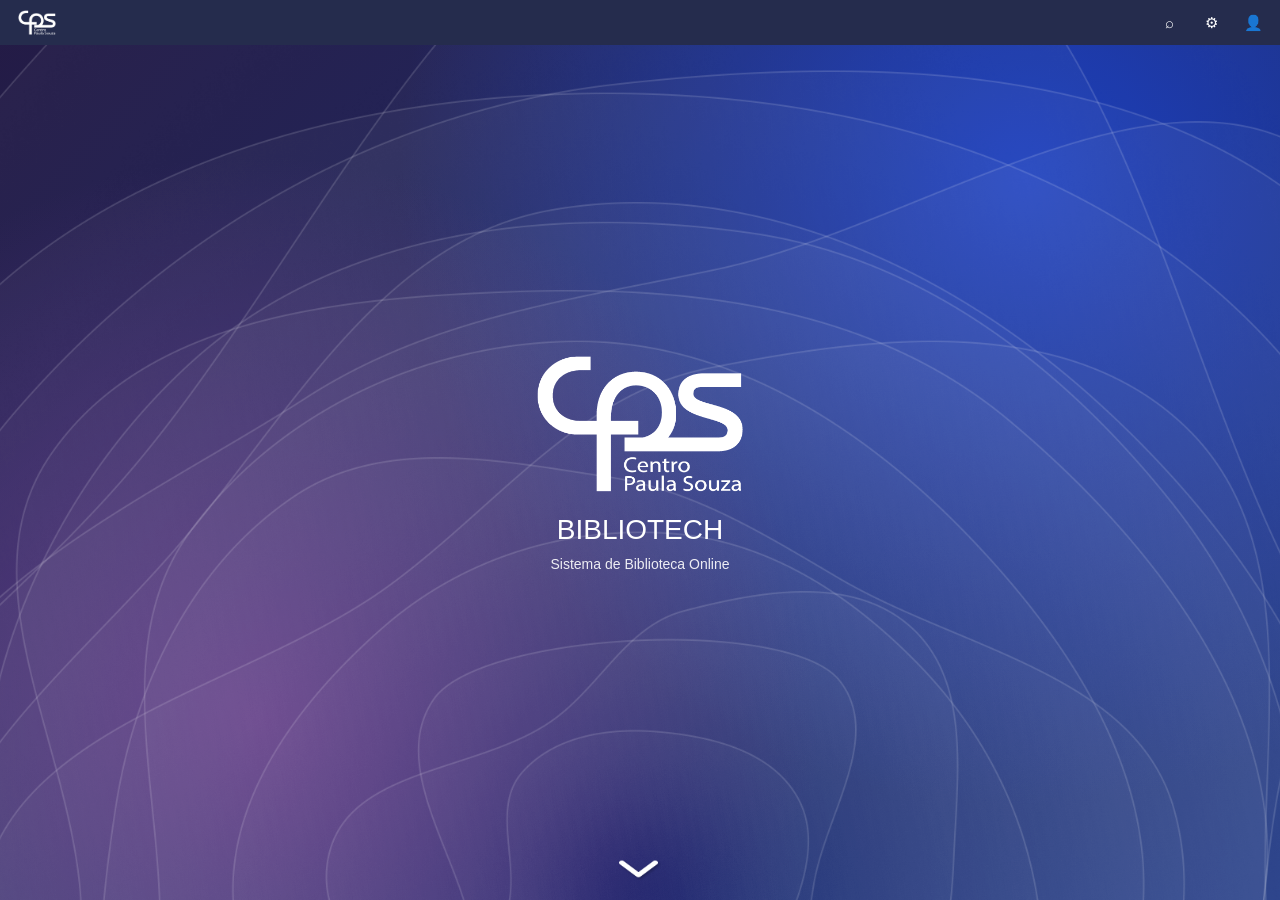
<file: index.html>
<!DOCTYPE html>
<html lang="pt-br">
<head>
    <meta charset="UTF-8">
    <meta name="viewport" content="width=device-width, initial-scale=1.0">
    <meta name="theme-color" content="#252c4d">
    <title>Etec Biblioteca</title>
    <link rel="stylesheet" href="./css/home.css">
</head>
<body>

    <!-- TRANSIÇÃO -->
    <div class="page-transition"></div>

    <!-- HOTBAR -->
    <header class="hotbar">
        <a href="./index.html" class="logo-home" aria-label="Início">
            <img src="./source/image/logo.png" alt="BIBLIOTECH">
        </a>

        <nav class="hotbar-icons" aria-label="Navegação">
            <a href="./livros.html" title="Biblioteca" aria-label="Biblioteca">⌕</a>
            <a href="#" title="Configurações" aria-label="Configurações">⚙</a>
            <a href="./login.html" title="Minha conta" aria-label="Minha conta">👤</a>
        </nav>
    </header>

    <!-- BACKGROUND -->
    <div class="RENDER BACKGROUND" aria-hidden="true">
        <img src="./source/Arthur/home/Group 631.png" alt="">
    </div>

    <!-- INÍCIO -->
    <main class="container">
        <div class="central-logo">
            <img src="./source/image/logo.png" alt="BIBLIOTECH">
        </div>

        <div class="texto">
            <h1>BIBLIOTECH</h1>
            <h2>Sistema de Biblioteca Online</h2>
        </div>

        <div class="seta" aria-hidden="true">
            <img src="./source/Arthur/home/Group.png" alt="">
        </div>
    </main>

    <script src="./javascript/home.js"></script>
</body>
</html>
</file>
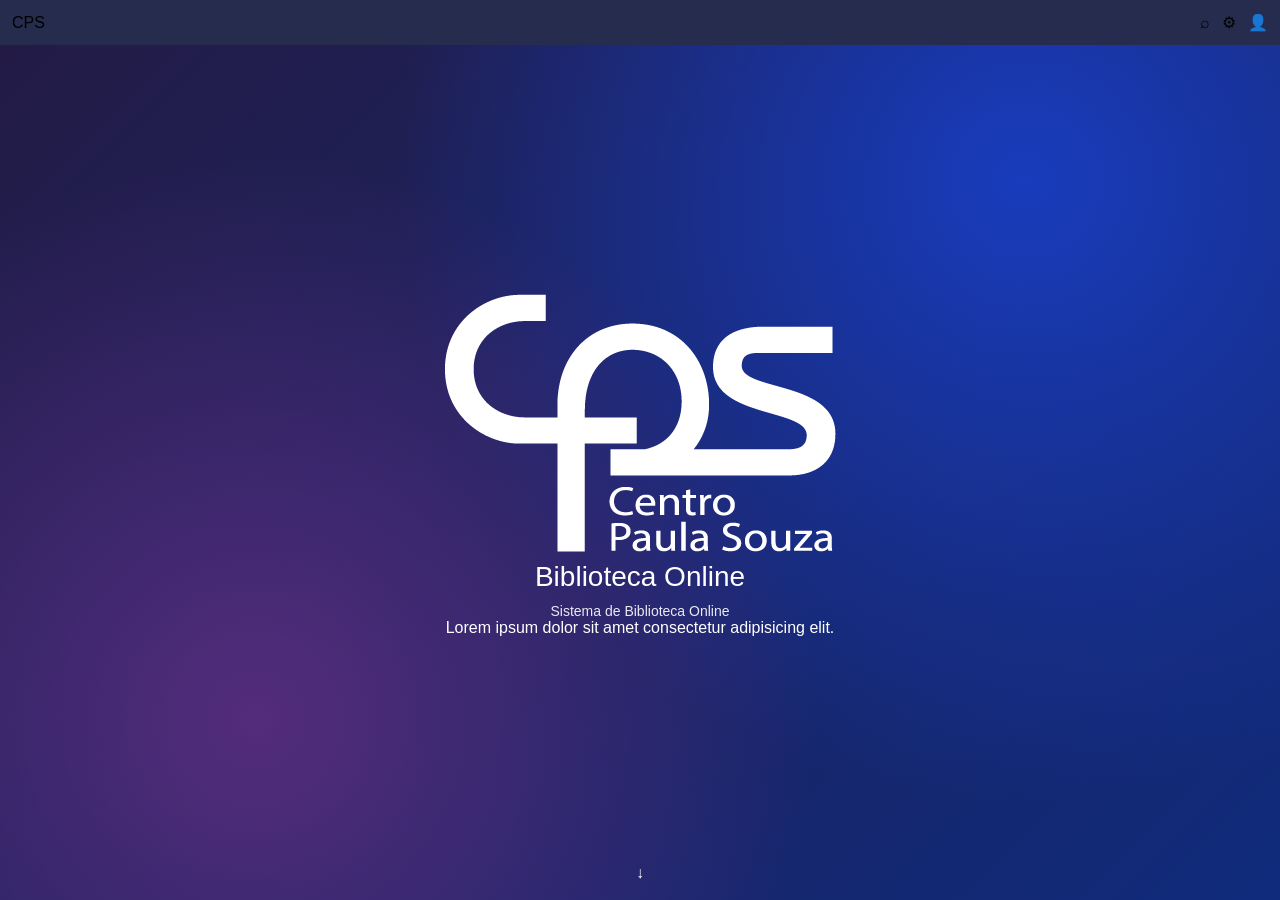
<file: home.html>
<!DOCTYPE html>
<html lang="pt-br">

<head>
    <meta charset="UTF-8">
    <meta name="viewport" content="width=device-width, initial-scale=1.0">

    <title>Etec Biblioteca</title>

    <link rel="stylesheet" href="./css/home.css">
</head>

<body>

    <!-- HOTBAR BY KAUAN-->

    <header class="hotbar">

    <div class="logo">
        CPS
    </div>

    <div class="hotbar-icons">
        <span>⌕</span>
        <span>⚙</span>
        <span>👤</span>
    </div>

</header>

    <!-- INÍCIO -->
    <main class="container">

        <div class="logo">
            <img src="./source/image/logo.png" alt="Logo Centro Paula Souza">
        </div>

        <div class="texto">
            <h1>Biblioteca Online</h1>

            <h2>Sistema de Biblioteca Online</h2>

            <p>
                Lorem ipsum dolor sit amet consectetur adipisicing elit.
            </p>
        </div>

        <div class="seta">
            ↓
        </div>

    </main>

</body>

</html>
</file>
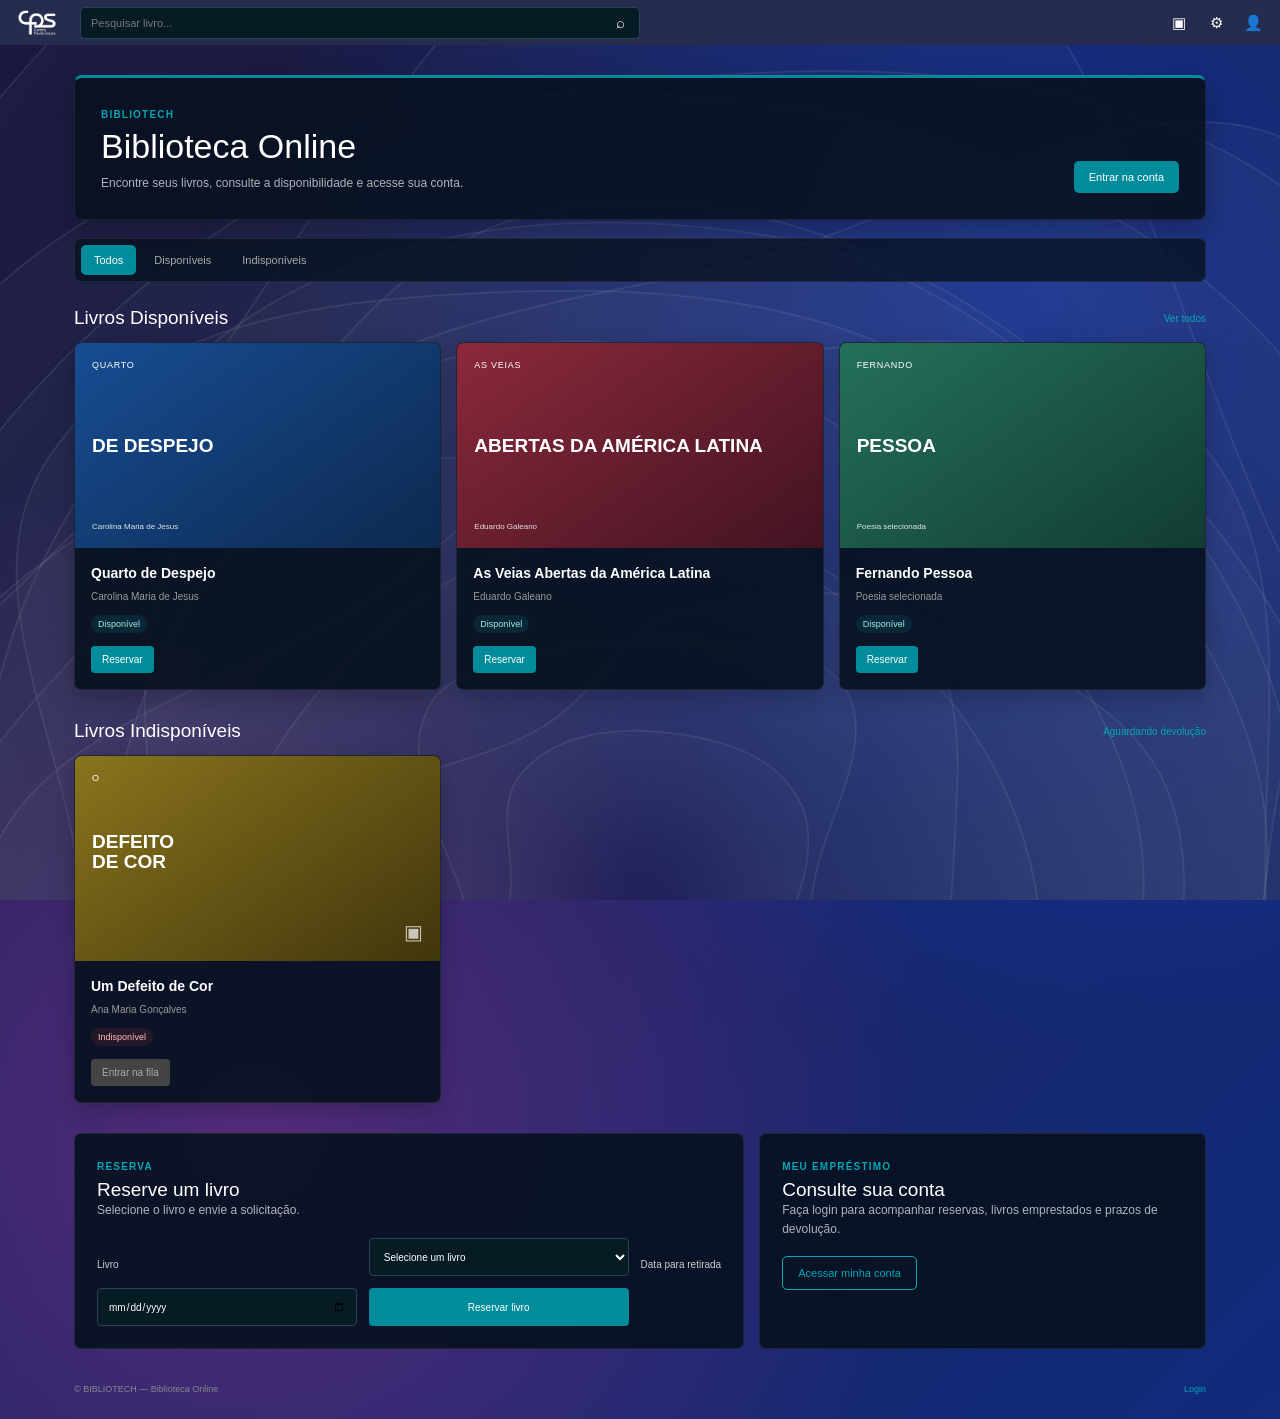
<file: livros.html>
<!DOCTYPE html>
<html lang="pt-br">

<head>

    <!-- CONFIGURAÇÕES -->

    <meta charset="UTF-8">

    <meta
        name="viewport"
        content="width=device-width, initial-scale=1.0"
    >

    <meta
        name="theme-color"
        content="#7d1530"
    >

    <title>Biblioteca - BIBLIOTECH</title>


    <!-- CSS -->

    <link
        rel="stylesheet"
        href="./css/livros.css"
    >

</head>

<body>


    <!-- BACKGROUND -->

    <div
        class="background-layer"
        aria-hidden="true"
    >

        <img
            src="./source/Arthur/home/Group 631.png"
            alt=""
        >

    </div>


    <!-- HEADER -->

    <header class="topbar">


        <!-- HOME -->

        <a
            class="brand"
            href="./index.html"
            aria-label="Voltar para o início"
        >

            <img
                src="./source/image/logo.png"
                alt="Centro Paula Souza"
            >

        </a>


        <!-- BACKEND: PESQUISA DE LIVROS -->

        <form
            class="search"
            id="form-pesquisa"
        >

            <label
                class="sr-only"
                for="busca"
            >
                Pesquisar livros
            </label>

            <input
                id="busca"
                name="busca"
                type="search"
                placeholder="Pesquisar livro..."
                autocomplete="off"
            >

            <button
                type="submit"
                aria-label="Pesquisar"
            >
                ⌕
            </button>

        </form>


        <!-- NAVEGAÇÃO -->

        <nav
            class="top-actions"
            aria-label="Navegação principal"
        >


            <!-- BACKEND: MEUS LIVROS -->

            <!-- BACKEND: MOSTRAR APENAS LOGADO -->
            <a
                class="logged-user-only"
                href="#meus-livros"
                title="Meus livros"
            >
                ▣
            </a>


            <!-- CONFIGURAÇÕES -->

            <a
                class="icon-button settings-button"
                href="./login.html"
                title="Configurações"
                aria-label="Configurações"
            >
                ⚙
            </a>


            <!-- BACKEND: USUÁRIO -->

            <a
                class="icon-button profile-button"
                href="./login.html"
                title="Minha conta"
                aria-label="Minha conta"
            >
                👤
            </a>

        </nav>

    </header>


    <!-- CONTEÚDO -->

    <main class="library-shell">


        <!-- CABEÇALHO DA BIBLIOTECA -->

        <section
            class="library-header"
            aria-labelledby="titulo-biblioteca"
        >

            <div>

                <span class="eyebrow">
                    BIBLIOTECH
                </span>

                <h1 id="titulo-biblioteca">
                    Biblioteca Online
                </h1>

                <p>
                    Encontre seus livros, consulte a disponibilidade
                    e acesse sua conta.
                </p>

            </div>


            <!-- BACKEND: LOGIN -->

            <a
                class="account-button"
                href="./login.html"
            >
                Entrar na conta
            </a>

        </section>


        <!-- BACKEND: FILTROS -->

        <nav
            class="library-tabs"
            aria-label="Categorias da biblioteca"
        >

            <a
                class="active"
                href="#catalogo"
                data-filtro="todos"
            >
                Todos
            </a>

            <a
                href="#disponiveis"
                data-filtro="disponivel"
            >
                Disponíveis
            </a>

            <a
                href="#indisponiveis"
                data-filtro="indisponivel"
            >
                Indisponíveis
            </a>

            <!-- BACKEND: MOSTRAR APENAS LOGADO -->
            <a
                class="logged-user-only"
                href="#meus-livros"
                data-filtro="meus-livros"
            >
                Meus livros
            </a>

        </nav>


        <!-- BACKEND: MOSTRAR APENAS LOGADO -->
        <section
            class="book-section logged-user-only"
            id="meus-livros"
        >

            <div class="section-title">
                <h2>Seus Livros</h2>
                <a href="#catalogo">Ver catálogo</a>
            </div>

            <!-- BACKEND: LIVROS DO USUÁRIO -->
            <div
                class="book-grid featured-grid"
                id="lista-meus-livros"
            >
            </div>

        </section>

        <!-- CATÁLOGO -->

        <section
            class="book-section"
            id="catalogo"
        >


            <!-- TÍTULO -->

            <div class="section-title">

                <h2>
                    Livros Disponíveis
                </h2>

                <a
                    href="#disponiveis"
                    id="disponiveis"
                >
                    Ver todos
                </a>

            </div>


            <!-- BACKEND: LISTA DE LIVROS -->

            <div
                class="book-grid"
                id="lista-livros"
            >

                <!-- BACKEND: OS LIVROS DO MYSQL SERÃO INSERIDOS AQUI -->


                <!-- LIVRO EXEMPLO -->

                <article
                    class="book-card compact"
                    data-id="1"
                    data-status="disponivel"
                >


                    <!-- BACKEND: CAPA DO LIVRO -->

                    <div class="book-cover cover-blue">

                        <span class="cover-small">
                            QUARTO
                        </span>

                        <strong>
                            DE DESPEJO
                        </strong>

                        <span class="cover-author">
                            Carolina Maria de Jesus
                        </span>

                    </div>


                    <!-- BACKEND: INFORMAÇÕES DO LIVRO -->

                    <div class="book-info">

                        <h3>
                            Quarto de Despejo
                        </h3>

                        <p>
                            Carolina Maria de Jesus
                        </p>


                        <!-- BACKEND: STATUS -->

                        <span class="status available">
                            Disponível
                        </span>


                        <!-- BACKEND: RESERVA -->

                        <a
                            class="book-button"
                            href="./login.html"
                            data-acao="reservar"
                            data-livro-id="1"
                        >
                            Reservar
                        </a>

                    </div>

                </article>


                <!-- LIVRO EXEMPLO -->

                <article
                    class="book-card compact"
                    data-id="2"
                    data-status="disponivel"
                >

                    <div class="book-cover cover-red">

                        <span class="cover-small">
                            AS VEIAS
                        </span>

                        <strong>
                            ABERTAS DA AMÉRICA LATINA
                        </strong>

                        <span class="cover-author">
                            Eduardo Galeano
                        </span>

                    </div>


                    <div class="book-info">

                        <h3>
                            As Veias Abertas da América Latina
                        </h3>

                        <p>
                            Eduardo Galeano
                        </p>

                        <span class="status available">
                            Disponível
                        </span>

                        <a
                            class="book-button"
                            href="./login.html"
                            data-acao="reservar"
                            data-livro-id="2"
                        >
                            Reservar
                        </a>

                    </div>

                </article>


                <!-- LIVRO EXEMPLO -->

                <article
                    class="book-card compact"
                    data-id="3"
                    data-status="disponivel"
                >

                    <div class="book-cover cover-green">

                        <span class="cover-small">
                            FERNANDO
                        </span>

                        <strong>
                            PESSOA
                        </strong>

                        <span class="cover-author">
                            Poesia selecionada
                        </span>

                    </div>


                    <div class="book-info">

                        <h3>
                            Fernando Pessoa
                        </h3>

                        <p>
                            Poesia selecionada
                        </p>

                        <span class="status available">
                            Disponível
                        </span>

                        <a
                            class="book-button"
                            href="./login.html"
                            data-acao="reservar"
                            data-livro-id="3"
                        >
                            Reservar
                        </a>

                    </div>

                </article>


                <!-- BACKEND: MAIS LIVROS PODEM SER GERADOS AQUI -->

            </div>

        </section>


        <!-- LIVROS INDISPONÍVEIS -->

        <section
            class="book-section"
            id="indisponiveis"
        >


            <!-- TÍTULO -->

            <div class="section-title">

                <h2>
                    Livros Indisponíveis
                </h2>

                <span class="section-note">
                    Aguardando devolução
                </span>

            </div>


            <!-- BACKEND: LISTA DE LIVROS INDISPONÍVEIS -->

            <div
                class="book-grid unavailable-grid"
                id="lista-indisponiveis"
            >

                <!-- BACKEND: OS LIVROS INDISPONÍVEIS SERÃO INSERIDOS AQUI -->


                <!-- LIVRO EXEMPLO -->

                <article
                    class="book-card compact unavailable-card"
                    data-id="4"
                    data-status="indisponivel"
                >


                    <!-- BACKEND: CAPA -->

                    <div class="book-cover cover-yellow locked">

                        <span class="cover-small">
                            O
                        </span>

                        <strong>
                            DEFEITO<br>
                            DE COR
                        </strong>

                        <span class="lock">
                            ▣
                        </span>

                    </div>


                    <!-- BACKEND: INFORMAÇÕES -->

                    <div class="book-info">

                        <h3>
                            Um Defeito de Cor
                        </h3>

                        <p>
                            Ana Maria Gonçalves
                        </p>


                        <!-- BACKEND: STATUS -->

                        <span class="status unavailable">
                            Indisponível
                        </span>


                        <!-- BACKEND: FILA DE ESPERA -->

                        <a
                            class="book-button disabled"
                            href="#fila"
                            data-acao="fila"
                            data-livro-id="4"
                        >
                            Entrar na fila
                        </a>

                    </div>

                </article>

            </div>

        </section>


        <!-- RESERVA -->

        <section
            class="forms-area"
            id="reservar"
        >


            <!-- BACKEND: RESERVA -->

            <div class="form-card">

                <span class="eyebrow">
                    RESERVA
                </span>

                <h2>
                    Reserve um livro
                </h2>

                <p>
                    Selecione o livro e envie a solicitação.
                </p>


                <!-- BACKEND: FORMULÁRIO DE RESERVA -->

                <form
                    class="reserva-form"
                    id="form-reserva"
                >


                    <label for="livro">
                        Livro
                    </label>


                    <!-- BACKEND: LIVROS DO MYSQL -->

                    <select
                        id="livro"
                        name="livro"
                        required
                    >

                        <option value="">
                            Selecione um livro
                        </option>

                        <!-- BACKEND: OPÇÕES SERÃO GERADAS PELO JAVASCRIPT -->

                    </select>


                    <label for="data">
                        Data para retirada
                    </label>


                    <input
                        id="data"
                        name="data"
                        type="date"
                        required
                    >


                    <!-- BACKEND: ENVIAR RESERVA -->

                    <button
                        type="submit"
                        id="btn-reserva"
                    >
                        Reservar livro
                    </button>

                </form>

            </div>


            <!-- BACKEND: EMPRÉSTIMOS DO USUÁRIO -->

            <div
                class="info-card"
                id="meu-emprestimo"
            >

                <span class="eyebrow">
                    MEU EMPRÉSTIMO
                </span>

                <h2>
                    Consulte sua conta
                </h2>

                <p>
                    Faça login para acompanhar reservas,
                    livros emprestados e prazos de devolução.
                </p>


                <!-- BACKEND: CONTA DO USUÁRIO -->

                <a
                    class="outline-button"
                    href="./login.html"
                >
                    Acessar minha conta
                </a>

            </div>

        </section>

    </main>


    <!-- RODAPÉ -->

    <footer class="footer">

        <span>
            © BIBLIOTECH — Biblioteca Online
        </span>


        <!-- BACKEND: LOGIN -->

        <a href="./login.html">
            Login
        </a>

    </footer>


    <!-- JAVASCRIPT -->

    <!-- BACKEND: JAVASCRIPT DOS LIVROS -->

    <script src="./javascript/livros.js"></script>

</body>

</html>
</file>
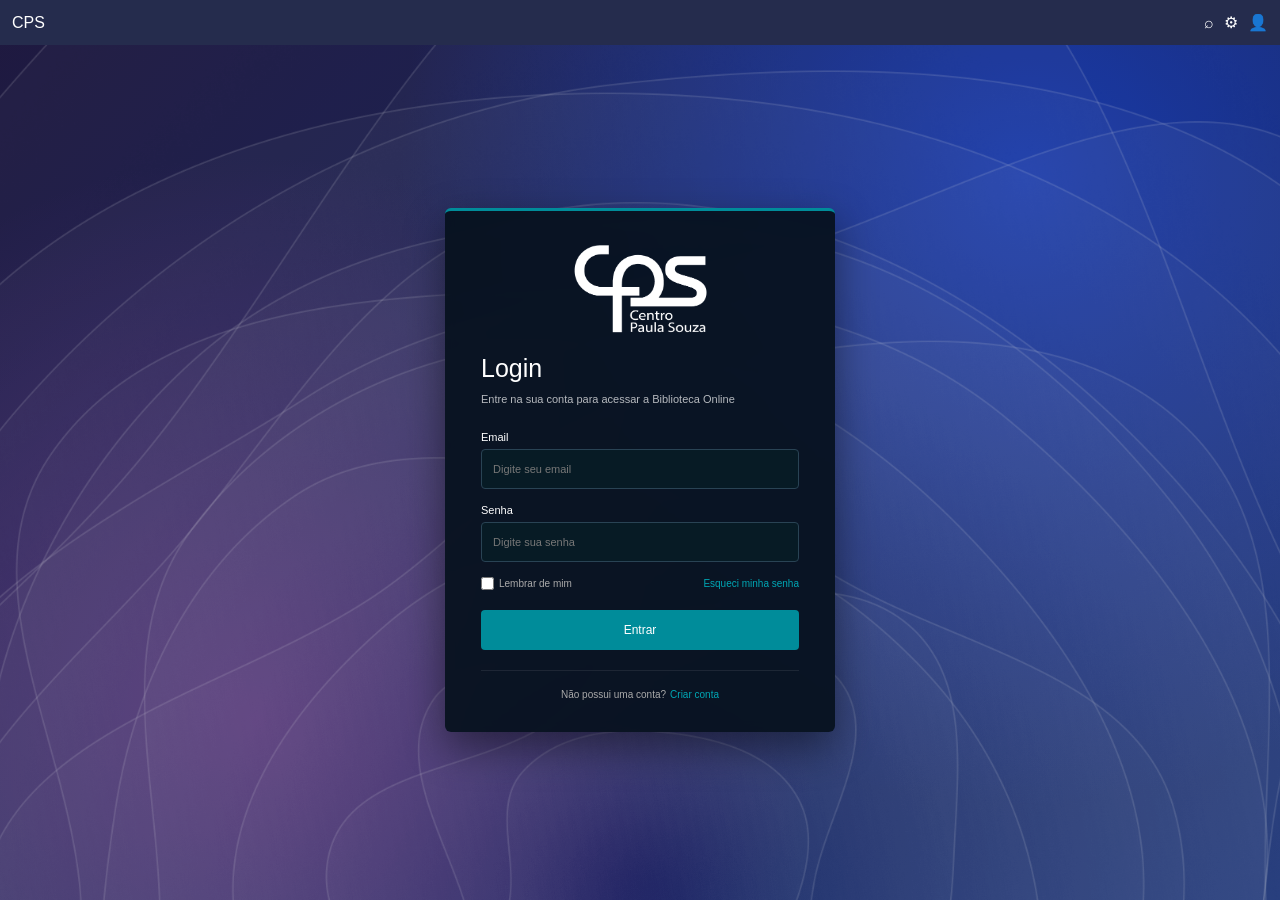
<file: login.htm>
<!DOCTYPE html>
<html lang="pt-br">

<head>
    <meta charset="UTF-8">
    <meta name="viewport" content="width=device-width, initial-scale=1.0">

    <title>Login - Biblioteca Online</title>

    <link rel="stylesheet" href="./css/login.css">
</head>

<body>

    <!-- HOTBAR BY KAUAN-->

    <header class="hotbar">

        <div class="logo">
            CPS
        </div>

        <div class="hotbar-icons">
            <span>⌕</span>
            <span>⚙</span>
            <span>👤</span>
        </div>

    </header>

    <!--RENDER BACKGROUND-->

    <div class="RENDER BACKGROUND">
        <img src="./source/Arthur/home/Group 631.png">
    
        </div>


    <!-- LOGIN -->

    <main class="login-container">

        <div class="login-box" id="login">

            <div class="logo-login">
                <img src="./source/image/logo.png" alt="Logo Centro Paula Souza">
            </div>

            <div class="texto">
                <h1>Login</h1>

                <p>
                    Entre na sua conta para acessar a Biblioteca Online
                </p>
            </div>

            <form>

                <div class="campo">
                    <label for="email">Email</label>
                    <input type="email" id="email" placeholder="Digite seu email">
                </div>

                <div class="campo">
                    <label for="senha">Senha</label>
                    <input type="password" id="senha" placeholder="Digite sua senha">
                </div>

                <div class="opcoes">

                    <label>
                        <input type="checkbox">
                        Lembrar de mim
                    </label>

                    <a href="#">Esqueci minha senha</a>

                </div>

                <button type="submit">
                    Entrar
                </button>

            </form>

            <div class="cadastro">
                <p>Não possui uma conta?</p>

                <a href="#" onclick="mostrarCadastro()">
                    Criar conta
                </a>
            </div>

        </div>


        <!-- CADASTRO -->

        <div class="login-box cadastro-box" id="cadastro">

            <div class="logo-login">
                <img src="./source/image/logo.png" alt="Logo Centro Paula Souza">
            </div>

            <div class="texto">
                <h1>Cadastro</h1>

                <p>
                    Crie sua conta para acessar a Biblioteca Online
                </p>
            </div>

            <form>

                <div class="campo">
                    <label for="nome">Nome de usuário</label>

                    <input
                        type="text"
                        id="nome"
                        placeholder="Digite seu nome"
                    >
                </div>

                <div class="campo">
                    <label for="email-cadastro">Email</label>

                    <input
                        type="email"
                        id="email-cadastro"
                        placeholder="Digite seu email"
                    >
                </div>

                <div class="campo">
                    <label for="senha-cadastro">Senha</label>

                    <input
                        type="password"
                        id="senha-cadastro"
                        placeholder="Digite sua senha"
                    >
                </div>

                <div class="campo">
                    <label for="confirmar-senha">Confirmar senha</label>

                    <input
                        type="password"
                        id="confirmar-senha"
                        placeholder="Digite sua senha novamente"
                    >
                </div>

                <button type="submit">
                    Cadastrar
                </button>

            </form>

            <div class="cadastro">

                <p>Já possui uma conta?</p>

                <a href="#" onclick="mostrarLogin()">
                    Voltar para Login
                </a>

            </div>

        </div>

    </main>


 <!-- TROCA ENTRE LOGIN E CADASTRO -->

    <script>

        function mostrarCadastro() {
            document.getElementById("login").style.display = "none";
            document.getElementById("cadastro").style.display = "block";
        }

        function mostrarLogin() {
            document.getElementById("cadastro").style.display = "none";
            document.getElementById("login").style.display = "block";
        }

    </script>

</body>

</html>
</file>
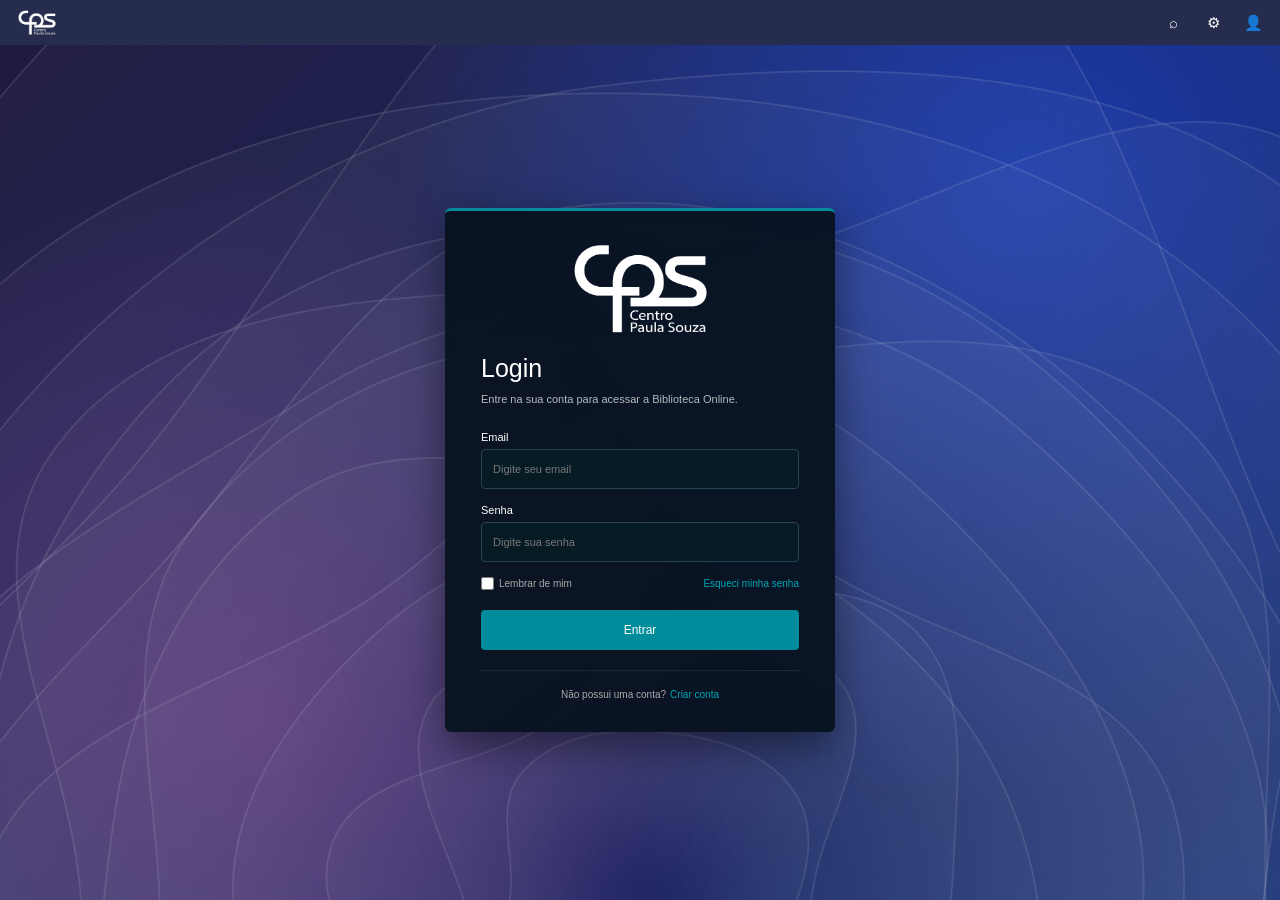
<file: login.html>
<!DOCTYPE html>
<html lang="pt-br">
<head>
    <meta charset="UTF-8">
    <meta name="viewport" content="width=device-width, initial-scale=1.0">
    <meta name="theme-color" content="#252c4d">
    <title>Login - BIBLIOTECH</title>
    <link rel="stylesheet" href="./css/login.css">
</head>
<body>

    <!-- HOTBAR -->
    <header class="hotbar">
        <a class="logo-home" href="./index.html" aria-label="Início">
            <img src="./source/image/logo.png" alt="BIBLIOTECH">
        </a>

        <nav class="hotbar-icons" aria-label="Navegação">
            <a href="./livros.html" title="Biblioteca" aria-label="Biblioteca">⌕</a>
            <a href="#" title="Configurações" aria-label="Configurações">⚙</a>
            <a href="./login.html" title="Minha conta" aria-label="Minha conta">👤</a>
        </nav>
    </header>

    <!-- BACKGROUND -->
    <div class="RENDER BACKGROUND" aria-hidden="true">
        <img src="./source/Arthur/home/Group 631.png" alt="">
    </div>

    <!-- LOGIN -->
    <main class="login-container">

        <!-- BACKEND: LOGIN -->
        <section class="login-box" id="login">
            <div class="logo-login">
                <img src="./source/image/logo.png" alt="BIBLIOTECH">
            </div>

            <div class="texto">
                <h1>Login</h1>
                <p>Entre na sua conta para acessar a Biblioteca Online.</p>
            </div>

            <!-- BACKEND: FORMULÁRIO DE LOGIN -->
            <form id="form-login" method="post">
                <div class="campo">
                    <label for="email">Email</label>
                    <input type="email" id="email" name="email" placeholder="Digite seu email" autocomplete="email" required>
                </div>

                <div class="campo">
                    <label for="senha">Senha</label>
                    <input type="password" id="senha" name="senha" placeholder="Digite sua senha" autocomplete="current-password" required>
                </div>

                <div class="opcoes">
                    <label>
                        <input type="checkbox" name="lembrar">
                        <span>Lembrar de mim</span>
                    </label>

                    <!-- BACKEND: RECUPERAÇÃO -->
                    <a href="#">Esqueci minha senha</a>
                </div>

                <!-- BACKEND: ENVIAR LOGIN -->
                <button type="submit">Entrar</button>
            </form>

            <div class="cadastro">
                <p>Não possui uma conta?</p>
                <a href="#cadastro" id="mostrar-cadastro">Criar conta</a>
            </div>
        </section>

        <!-- CADASTRO -->
        <section class="login-box cadastro-box" id="cadastro">
            <div class="logo-login">
                <img src="./source/image/logo.png" alt="BIBLIOTECH">
            </div>

            <div class="texto">
                <h1>Cadastro</h1>
                <p>Crie sua conta para acessar a Biblioteca Online.</p>
            </div>

            <!-- BACKEND: FORMULÁRIO DE CADASTRO -->
            <form id="form-cadastro" method="post">
                <div class="campo">
                    <label for="nome">Nome de usuário</label>
                    <input type="text" id="nome" name="nome" placeholder="Digite seu nome" autocomplete="name" required>
                </div>

                <div class="campo">
                    <label for="email-cadastro">Email</label>
                    <input type="email" id="email-cadastro" name="email" placeholder="Digite seu email" autocomplete="email" required>
                </div>

                <div class="campo">
                    <label for="senha-cadastro">Senha</label>
                    <input type="password" id="senha-cadastro" name="senha" placeholder="Digite sua senha" autocomplete="new-password" required>
                </div>

                <div class="campo">
                    <label for="confirmar-senha">Confirmar senha</label>
                    <input type="password" id="confirmar-senha" name="confirmar-senha" placeholder="Digite sua senha novamente" autocomplete="new-password" required>
                </div>

                <!-- BACKEND: CADASTRAR USUÁRIO -->
                <button type="submit">Cadastrar</button>
            </form>

            <div class="cadastro">
                <p>Já possui uma conta?</p>
                <a href="#login" id="mostrar-login">Voltar para Login</a>
            </div>
        </section>
    </main>

    <script src="./javascript/login.js"></script>
</body>
</html>
</file>
<file: css/home.css>
/* RESET */
* {
    margin: 0;
    padding: 0;
    box-sizing: border-box;
}

html,
body {
    width: 100%;
    min-height: 100%;
}

body {
    min-height: 100vh;
    overflow: hidden;
    font-family: Arial, Helvetica, sans-serif;
    background:
        radial-gradient(circle at 20% 80%, #542c7c 0%, transparent 45%),
        radial-gradient(circle at 80% 20%, #183cbd 0%, transparent 50%),
        linear-gradient(135deg, #241b45, #102b7c);
}

/* HOTBAR */
.hotbar {
    position: fixed;
    top: 0;
    left: 0;
    width: 100%;
    height: 45px;
    padding: 0 12px;
    display: flex;
    align-items: center;
    justify-content: space-between;
    background: #252c4d;
    z-index: 1000;
}

.logo-home {
    width: 50px;
    height: 45px;
    display: flex;
    align-items: center;
    justify-content: center;
    border-radius: 6px;
    text-decoration: none;
    transition: .2s ease;
}

.logo-home img {
    width: 38px;
    height: 38px;
    object-fit: contain;
    display: block;
    transition: .2s ease;
}

.logo-home:hover {
    background: rgba(0, 0, 0, .25);
}

.logo-home:active {
    background: #000;
    transform: scale(.92);
}

.logo-home:active img {
    filter: brightness(0);
}

.hotbar-icons {
    display: flex;
    align-items: center;
    gap: 12px;
}

.hotbar-icons a {
    width: 30px;
    height: 32px;
    display: flex;
    align-items: center;
    justify-content: center;
    color: #fff;
    text-decoration: none;
    border-radius: 5px;
    font-size: 15px;
    transition: .2s ease;
}

.hotbar-icons a:hover {
    color: #aaa;
    background: rgba(255, 255, 255, .05);
    transform: scale(1.1);
}

.hotbar-icons a:active {
    transform: scale(.9);
}

/* BACKGROUND */
.RENDER.BACKGROUND {
    position: fixed;
    top: 45px;
    left: 0;
    width: 100%;
    height: calc(100vh - 45px);
    overflow: hidden;
    pointer-events: none;
    z-index: 1;
}

.RENDER.BACKGROUND img {
    width: 100%;
    height: 100%;
    display: block;
    object-fit: cover;
    object-position: center;
}

/* INÍCIO */
.container {
    position: relative;
    z-index: 2;
    width: 100%;
    min-height: 100vh;
    padding: 45px 20px 20px;
    display: flex;
    flex-direction: column;
    align-items: center;
    justify-content: center;
    text-align: center;
    color: #fff;
    overflow: hidden;
    background: transparent;
}

.container > * {
    position: relative;
    z-index: 2;
}

.central-logo img {
    width: clamp(130px, 18vw, 210px);
    height: auto;
    display: block;
    margin-bottom: 20px;
}

.texto h1 {
    font-size: clamp(21px, 2.5vw, 28px);
    font-weight: 400;
    margin-bottom: 10px;
}

.texto h2 {
    font-size: clamp(11px, 1.4vw, 14px);
    font-weight: 400;
    opacity: .9;
}

.seta {
    position: absolute !important;
    left: 50%;
    bottom: max(18px, env(safe-area-inset-bottom));
    transform: translateX(-50%);
    animation: subirDescer 1.5s infinite;
}

.seta img {
    width: clamp(32px, 5vw, 45px);
    display: block;
}

@keyframes subirDescer {
    0%, 100% { transform: translateY(0); }
    50% { transform: translateY(8px); }
}

/* TRANSIÇÃO */
.page-transition {
    position: fixed;
    inset: 0;
    background: #252c4d;
    z-index: 9999;
    transform: translateY(100%);
    transition: transform .5s ease-in-out;
    pointer-events: none;
}

.page-transition.active {
    transform: translateY(0);
}

@media (max-width: 500px) {
    .hotbar {
        padding: 0 7px;
    }

    .logo-home {
        width: 45px;
    }

    .logo-home img {
        width: 34px;
        height: 34px;
    }

    .hotbar-icons {
        gap: 5px;
    }

    .container {
        padding-left: 15px;
        padding-right: 15px;
    }
}

@media (max-height: 520px) {
    .central-logo img {
        width: 100px;
        margin-bottom: 12px;
    }

    .texto h1 {
        font-size: 20px;
    }

    .texto h2 {
        font-size: 11px;
    }

    .seta {
        bottom: 10px;
    }
}
</file>
<file: css/livros.css>
/* RESET */
* {
    margin: 0;
    padding: 0;
    box-sizing: border-box;
}

html {
    scroll-behavior: smooth;
}

body {
    min-height: 100vh;
    font-family: Arial, Helvetica, sans-serif;
    color: #fff;
    background:
        radial-gradient(circle at 20% 80%, #542c7c 0%, transparent 45%),
        radial-gradient(circle at 80% 20%, #183cbd 0%, transparent 50%),
        linear-gradient(135deg, #241b45, #102b7c);
}

/* BACKGROUND */
.background-layer {
    position: fixed;
    inset: 45px 0 0;
    overflow: hidden;
    pointer-events: none;
    z-index: 0;
}

.background-layer::after {
    content: "";
    position: absolute;
    inset: 0;
    background: rgba(8, 16, 45, .32);
}

.background-layer img {
    width: 100%;
    height: 100%;
    display: block;
    object-fit: cover;
    object-position: center;
}

/* HEADER */
.topbar {
    position: fixed;
    top: 0;
    left: 0;
    width: 100%;
    height: 45px;
    padding: 0 12px;
    display: grid;
    grid-template-columns: 50px minmax(180px, 560px) auto;
    align-items: center;
    gap: 18px;
    background: #252c4d;
    z-index: 1000;
}

.brand {
    width: 50px;
    height: 45px;
    display: flex;
    align-items: center;
    justify-content: center;
    border-radius: 6px;
    text-decoration: none;
    transition: .2s ease;
}

.brand img {
    width: 38px;
    height: 38px;
    object-fit: contain;
}

.brand:hover {
    background: rgba(0, 0, 0, .25);
}

.search {
    width: 100%;
    height: 32px;
    display: flex;
    align-items: center;
    overflow: hidden;
    background: #071b25;
    border: 1px solid #294354;
    border-radius: 5px;
}

.search input {
    flex: 1;
    min-width: 0;
    height: 100%;
    padding: 0 10px;
    border: 0;
    outline: 0;
    color: #fff;
    background: transparent;
    font: inherit;
    font-size: 11px;
}

.search input::placeholder {
    color: #777;
}

.search:focus-within {
    border-color: #00a7b5;
}

.search button {
    width: 38px;
    height: 100%;
    flex: 0 0 38px;
    border: 0;
    color: #fff;
    background: transparent;
    cursor: pointer;
    font-size: 15px;
}

.search button:hover {
    background: rgba(255, 255, 255, .05);
}

.top-actions {
    display: flex;
    align-items: center;
    justify-content: flex-end;
    gap: 7px;
}

.top-actions a {
    width: 30px;
    height: 32px;
    display: flex;
    align-items: center;
    justify-content: center;
    color: #fff;
    text-decoration: none;
    border-radius: 5px;
    font-size: 15px;
    transition: .2s ease;
}

.top-actions a:hover {
    color: #aaa;
    background: rgba(255, 255, 255, .05);
    transform: scale(1.08);
}

/* CONTEÚDO */
.library-shell {
    position: relative;
    z-index: 2;
    width: min(1180px, 100%);
    margin: 0 auto;
    padding: 75px 24px 35px;
}

.library-header {
    display: flex;
    align-items: flex-end;
    justify-content: space-between;
    gap: 25px;
    padding: 26px;
    background: rgba(7, 17, 30, .88);
    border: 1px solid rgba(255, 255, 255, .08);
    border-top: 3px solid #008c9a;
    border-radius: 8px;
    box-shadow: 0 12px 30px rgba(0, 0, 0, .25);
}

.eyebrow {
    display: inline-block;
    margin-bottom: 7px;
    color: #00a7b5;
    font-size: 10px;
    font-weight: 700;
    letter-spacing: .12em;
}

.library-header h1 {
    margin-bottom: 8px;
    font-size: clamp(24px, 3vw, 34px);
    font-weight: 400;
}

.library-header p,
.form-card p,
.info-card p {
    max-width: 620px;
    color: rgba(255, 255, 255, .68);
    font-size: 12px;
    line-height: 1.6;
}

.account-button,
.outline-button {
    flex: 0 0 auto;
    padding: 10px 15px;
    color: #fff;
    background: #008c9a;
    border-radius: 5px;
    text-decoration: none;
    font-size: 11px;
    transition: .2s ease;
}

.account-button:hover {
    background: #00a7b5;
}

/* FILTROS */
.library-tabs {
    width: 100%;
    margin: 18px 0 25px;
    padding: 6px;
    display: flex;
    gap: 5px;
    overflow-x: auto;
    background: rgba(7, 17, 30, .78);
    border: 1px solid rgba(255, 255, 255, .08);
    border-radius: 7px;
    scrollbar-width: thin;
}

.library-tabs a {
    flex: 0 0 auto;
    padding: 9px 13px;
    color: #aaa;
    border-radius: 5px;
    text-decoration: none;
    font-size: 11px;
    transition: .2s ease;
}

.library-tabs a:hover,
.library-tabs a.active {
    color: #fff;
    background: #008c9a;
}

/* SEÇÕES */
.book-section {
    margin-bottom: 30px;
    scroll-margin-top: 65px;
}

.section-title {
    margin-bottom: 13px;
    display: flex;
    align-items: center;
    justify-content: space-between;
    gap: 15px;
}

.section-title h2,
.form-card h2,
.info-card h2 {
    font-size: 19px;
    font-weight: 400;
}

.section-title a,
.section-note {
    color: #00a7b5;
    font-size: 10px;
    text-decoration: none;
}

.section-title a:hover {
    text-decoration: underline;
}

/* LIVROS */
.book-grid {
    display: grid;
    grid-template-columns: repeat(3, minmax(0, 1fr));
    gap: 15px;
}

.featured-grid {
    grid-template-columns: repeat(2, minmax(0, 1fr));
}

.book-card {
    min-width: 0;
    display: grid;
    grid-template-columns: 135px minmax(0, 1fr);
    overflow: hidden;
    background: rgba(7, 17, 30, .9);
    border: 1px solid rgba(255, 255, 255, .08);
    border-radius: 7px;
    box-shadow: 0 8px 22px rgba(0, 0, 0, .22);
    transition: transform .2s ease, border-color .2s ease;
}

.book-card:hover {
    transform: translateY(-4px);
    border-color: rgba(0, 167, 181, .45);
}

.book-card.compact {
    grid-template-columns: 1fr;
}

.book-cover {
    min-height: 205px;
    padding: 17px;
    display: flex;
    flex-direction: column;
    justify-content: space-between;
    color: #fff;
    text-transform: uppercase;
}

.cover-blue {
    background: linear-gradient(145deg, #174d93, #0d294f);
}

.cover-red {
    background: linear-gradient(145deg, #8b293b, #421322);
}

.cover-green {
    background: linear-gradient(145deg, #24705b, #123c32);
}

.cover-yellow {
    background: linear-gradient(145deg, #8a741d, #40360d);
}

.cover-small {
    font-size: 9px;
    letter-spacing: .08em;
}

.book-cover strong {
    margin: auto 0;
    font-size: 19px;
    line-height: 1.05;
}

.cover-author {
    font-size: 8px;
    opacity: .85;
    text-transform: none;
}

.lock {
    align-self: flex-end;
    font-size: 20px;
    opacity: .7;
}

.book-info {
    min-width: 0;
    padding: 16px;
    display: flex;
    flex-direction: column;
    align-items: flex-start;
}

.book-info h3 {
    margin-bottom: 7px;
    color: #fff;
    font-size: 14px;
    line-height: 1.35;
}

.book-info p {
    margin-bottom: 11px;
    color: #999;
    font-size: 10px;
    line-height: 1.4;
}

.status {
    display: inline-flex;
    align-items: center;
    margin-bottom: 13px;
    padding: 4px 7px;
    border-radius: 20px;
    font-size: 9px;
}

.status.available {
    color: #9ff0df;
    background: rgba(0, 140, 154, .16);
}

.status.unavailable {
    color: #ffc1c1;
    background: rgba(160, 50, 50, .16);
}

.book-button {
    margin-top: auto;
    padding: 8px 11px;
    color: #fff;
    background: #008c9a;
    border-radius: 4px;
    text-decoration: none;
    font-size: 10px;
    transition: .2s ease;
}

.book-button:hover {
    background: #00a7b5;
}

.book-button.disabled {
    background: #444;
    color: #aaa;
}

/* FORMULÁRIOS */
.forms-area {
    display: grid;
    grid-template-columns: minmax(0, 1.2fr) minmax(260px, .8fr);
    gap: 15px;
    scroll-margin-top: 65px;
}

.form-card,
.info-card {
    padding: 22px;
    background: rgba(7, 17, 30, .9);
    border: 1px solid rgba(255, 255, 255, .08);
    border-radius: 7px;
}

.reserva-form {
    margin-top: 18px;
    display: grid;
    grid-template-columns: 1fr 1fr auto;
    align-items: end;
    gap: 12px;
}

.reserva-form label {
    display: block;
    margin-bottom: 6px;
    color: #ccc;
    font-size: 10px;
}

.reserva-form select,
.reserva-form input {
    width: 100%;
    height: 38px;
    padding: 0 10px;
    color: #fff;
    background: #071b25;
    border: 1px solid #294354;
    border-radius: 4px;
    outline: 0;
    font: inherit;
    font-size: 10px;
}

.reserva-form select:focus,
.reserva-form input:focus {
    border-color: #00a7b5;
}

.reserva-form button {
    height: 38px;
    padding: 0 15px;
    border: 0;
    border-radius: 4px;
    color: #fff;
    background: #008c9a;
    cursor: pointer;
    font: inherit;
    font-size: 10px;
}

.reserva-form button:hover {
    background: #00a7b5;
}

.info-card .outline-button {
    display: inline-block;
    margin-top: 17px;
    color: #00a7b5;
    background: transparent;
    border: 1px solid #00a7b5;
}

.info-card .outline-button:hover {
    color: #fff;
    background: #008c9a;
}

/* ACESSIBILIDADE */
.sr-only {
    position: absolute;
    width: 1px;
    height: 1px;
    padding: 0;
    margin: -1px;
    overflow: hidden;
    clip: rect(0, 0, 0, 0);
    white-space: nowrap;
    border: 0;
}

/* RODAPÉ */
.footer {
    position: relative;
    z-index: 2;
    width: min(1180px, 100%);
    margin: 0 auto;
    padding: 0 24px 25px;
    display: flex;
    justify-content: space-between;
    gap: 15px;
    color: #888;
    font-size: 9px;
}

.footer a {
    color: #00a7b5;
    text-decoration: none;
}

@media (max-width: 900px) {
    .topbar {
        grid-template-columns: 45px minmax(0, 1fr) auto;
        gap: 10px;
    }

    .book-grid,
    .featured-grid {
        grid-template-columns: repeat(2, minmax(0, 1fr));
    }

    .forms-area {
        grid-template-columns: 1fr;
    }
}

@media (max-width: 650px) {
    .topbar {
        height: auto;
        min-height: 45px;
        padding: 6px 8px;
        grid-template-columns: 42px minmax(0, 1fr) auto;
    }

    .brand {
        width: 42px;
        height: 38px;
    }

    .brand img {
        width: 32px;
        height: 32px;
    }

    .search {
        height: 34px;
    }

    .top-actions {
        gap: 2px;
    }

    .top-actions a {
        width: 28px;
    }

    .library-shell {
        padding: 75px 14px 30px;
    }

    .library-header {
        align-items: flex-start;
        flex-direction: column;
        padding: 20px;
    }

    .account-button {
        width: 100%;
        text-align: center;
    }

    .book-grid,
    .featured-grid {
        grid-template-columns: 1fr;
    }

    .book-card,
    .book-card.compact {
        grid-template-columns: 105px minmax(0, 1fr);
    }

    .book-cover {
        min-height: 175px;
        padding: 13px;
    }

    .book-cover strong {
        font-size: 16px;
    }

    .reserva-form {
        grid-template-columns: 1fr;
    }

    .reserva-form button {
        width: 100%;
    }

    .footer {
        padding: 0 14px 20px;
        flex-direction: column;
        align-items: center;
        text-align: center;
    }
}

@media (max-width: 420px) {
    .topbar {
        grid-template-columns: 38px minmax(0, 1fr) 64px;
    }

    .search input {
        font-size: 10px;
    }

    .top-actions a {
        width: 26px;
        font-size: 13px;
    }

    .library-tabs a {
        padding: 8px 10px;
        font-size: 10px;
    }

    .book-card,
    .book-card.compact {
        grid-template-columns: 92px minmax(0, 1fr);
    }

    .book-cover {
        min-height: 160px;
        padding: 11px;
    }

    .book-cover strong {
        font-size: 14px;
    }

    .book-info {
        padding: 13px;
    }
}


/* BACKEND: CONTEÚDO EXCLUSIVO DO USUÁRIO */
.logged-user-only {
    display: none;
}
</file>
<file: css/login.css>
/* RESET */
* {
    margin: 0;
    padding: 0;
    box-sizing: border-box;
}

html {
    scroll-behavior: smooth;
}

body {
    min-height: 100vh;
    font-family: Arial, Helvetica, sans-serif;
    color: #fff;
    background:
        radial-gradient(circle at 20% 80%, #542c7c 0%, transparent 45%),
        radial-gradient(circle at 80% 20%, #183cbd 0%, transparent 50%),
        linear-gradient(135deg, #241b45, #102b7c);
}

/* HOTBAR */
.hotbar {
    position: fixed;
    top: 0;
    left: 0;
    width: 100%;
    height: 45px;
    padding: 0 12px;
    display: flex;
    align-items: center;
    justify-content: space-between;
    background: #252c4d;
    z-index: 1000;
}

.logo-home {
    width: 50px;
    height: 45px;
    display: flex;
    align-items: center;
    justify-content: center;
    border-radius: 6px;
    text-decoration: none;
    transition: .2s ease;
}

.logo-home img {
    width: 38px;
    height: 38px;
    display: block;
    object-fit: contain;
    transition: .2s ease;
}

.logo-home:hover {
    background: rgba(0, 0, 0, .25);
}

.logo-home:active {
    background: #000;
    transform: scale(.92);
}

.logo-home:active img {
    filter: brightness(0);
}

.hotbar-icons {
    display: flex;
    align-items: center;
    gap: 10px;
}

.hotbar-icons a {
    width: 30px;
    height: 32px;
    display: flex;
    align-items: center;
    justify-content: center;
    color: #fff;
    text-decoration: none;
    border-radius: 5px;
    font-size: 15px;
    transition: .2s ease;
}

.hotbar-icons a:hover {
    color: #aaa;
    background: rgba(255, 255, 255, .05);
    transform: scale(1.1);
}

.hotbar-icons a:active {
    transform: scale(.9);
}

/* BACKGROUND */
.RENDER.BACKGROUND {
    position: fixed;
    top: 45px;
    left: 0;
    width: 100%;
    height: calc(100vh - 45px);
    overflow: hidden;
    pointer-events: none;
    z-index: 0;
}

.RENDER.BACKGROUND::after {
    content: "";
    position: absolute;
    inset: 0;
    background: rgba(7, 17, 30, .12);
}

.RENDER.BACKGROUND img {
    width: 100%;
    height: 100%;
    display: block;
    object-fit: cover;
    object-position: center;
}

/* LOGIN */
.login-container {
    position: relative;
    z-index: 2;
    width: 100%;
    min-height: 100vh;
    padding: 75px 20px 35px;
    display: flex;
    align-items: center;
    justify-content: center;
}

.login-box {
    width: min(100%, 390px);
    padding: 32px 36px;
    background: rgba(7, 17, 30, .94);
    border-top: 3px solid #008c9a;
    border-radius: 6px;
    box-shadow: 0 15px 40px rgba(0, 0, 0, .45);
    backdrop-filter: blur(5px);
    animation: aparecer .25s ease;
}

.cadastro-box {
    display: none;
}

@keyframes aparecer {
    from { opacity: 0; transform: translateY(8px); }
    to { opacity: 1; transform: translateY(0); }
}

/* LOGO */
.logo-login {
    display: flex;
    justify-content: center;
}

.logo-login img {
    width: 135px;
    max-width: 60%;
    height: auto;
    display: block;
    margin-bottom: 20px;
}

/* TEXTOS */
.texto h1 {
    margin-bottom: 8px;
    font-size: 25px;
    font-weight: 400;
}

.texto p {
    margin-bottom: 24px;
    color: rgba(255, 255, 255, .7);
    font-size: 11px;
    line-height: 1.5;
}

/* CAMPOS */
.campo {
    display: flex;
    flex-direction: column;
    margin-bottom: 15px;
}

.campo label {
    margin-bottom: 6px;
    font-size: 11px;
}

.campo input {
    width: 100%;
    height: 40px;
    padding: 0 11px;
    color: #fff;
    background: #071b25;
    border: 1px solid #294354;
    border-radius: 4px;
    outline: none;
    font: inherit;
    font-size: 11px;
    transition: .2s ease;
}

.campo input::placeholder {
    color: #777;
}

.campo input:focus {
    border-color: #00a7b5;
    box-shadow: 0 0 0 2px rgba(0, 167, 181, .12);
}

/* OPÇÕES */
.opcoes {
    display: flex;
    align-items: center;
    justify-content: space-between;
    gap: 15px;
    margin: 4px 0 20px;
    color: #aaa;
    font-size: 10px;
}

.opcoes label {
    display: flex;
    align-items: center;
    gap: 5px;
    cursor: pointer;
}

.opcoes input {
    accent-color: #008c9a;
}

.opcoes a,
.cadastro a {
    color: #00a7b5;
    text-decoration: none;
}

.opcoes a:hover,
.cadastro a:hover {
    text-decoration: underline;
}

/* BOTÃO */
button {
    width: 100%;
    height: 40px;
    border: 0;
    border-radius: 4px;
    background: #008c9a;
    color: #fff;
    font: inherit;
    font-size: 12px;
    cursor: pointer;
    transition: .2s ease;
}

button:hover {
    background: #00a7b5;
}

button:active {
    transform: scale(.98);
}

/* CADASTRO */
.cadastro {
    display: flex;
    align-items: center;
    justify-content: center;
    flex-wrap: wrap;
    gap: 4px;
    margin-top: 20px;
    padding-top: 18px;
    border-top: 1px solid rgba(255, 255, 255, .08);
    text-align: center;
}

.cadastro p,
.cadastro a {
    font-size: 10px;
}

.cadastro p {
    color: #aaa;
}

@media (max-width: 500px) {
    .hotbar {
        padding: 0 7px;
    }

    .logo-home {
        width: 45px;
    }

    .logo-home img {
        width: 34px;
        height: 34px;
    }

    .hotbar-icons {
        gap: 5px;
    }

    .login-container {
        align-items: flex-start;
        padding: 70px 15px 30px;
    }

    .login-box {
        width: 100%;
        padding: 28px 22px;
    }

    .logo-login img {
        width: 115px;
    }

    .texto h1 {
        font-size: 23px;
    }

    .campo input,
    button {
        height: 42px;
    }

    .opcoes {
        align-items: flex-start;
        flex-direction: column;
        gap: 10px;
    }
}

@media (max-width: 360px) {
    .login-container {
        padding-left: 10px;
        padding-right: 10px;
    }

    .login-box {
        padding: 25px 18px;
    }

    .logo-login img {
        width: 100px;
    }
}

@media (max-height: 650px) and (min-width: 501px) {
    .login-container {
        align-items: flex-start;
        padding-top: 65px;
    }

    .login-box {
        padding-top: 25px;
        padding-bottom: 25px;
    }

    .logo-login img {
        width: 110px;
        margin-bottom: 12px;
    }

    .texto p {
        margin-bottom: 16px;
    }

    .campo {
        margin-bottom: 10px;
    }
}
</file>
